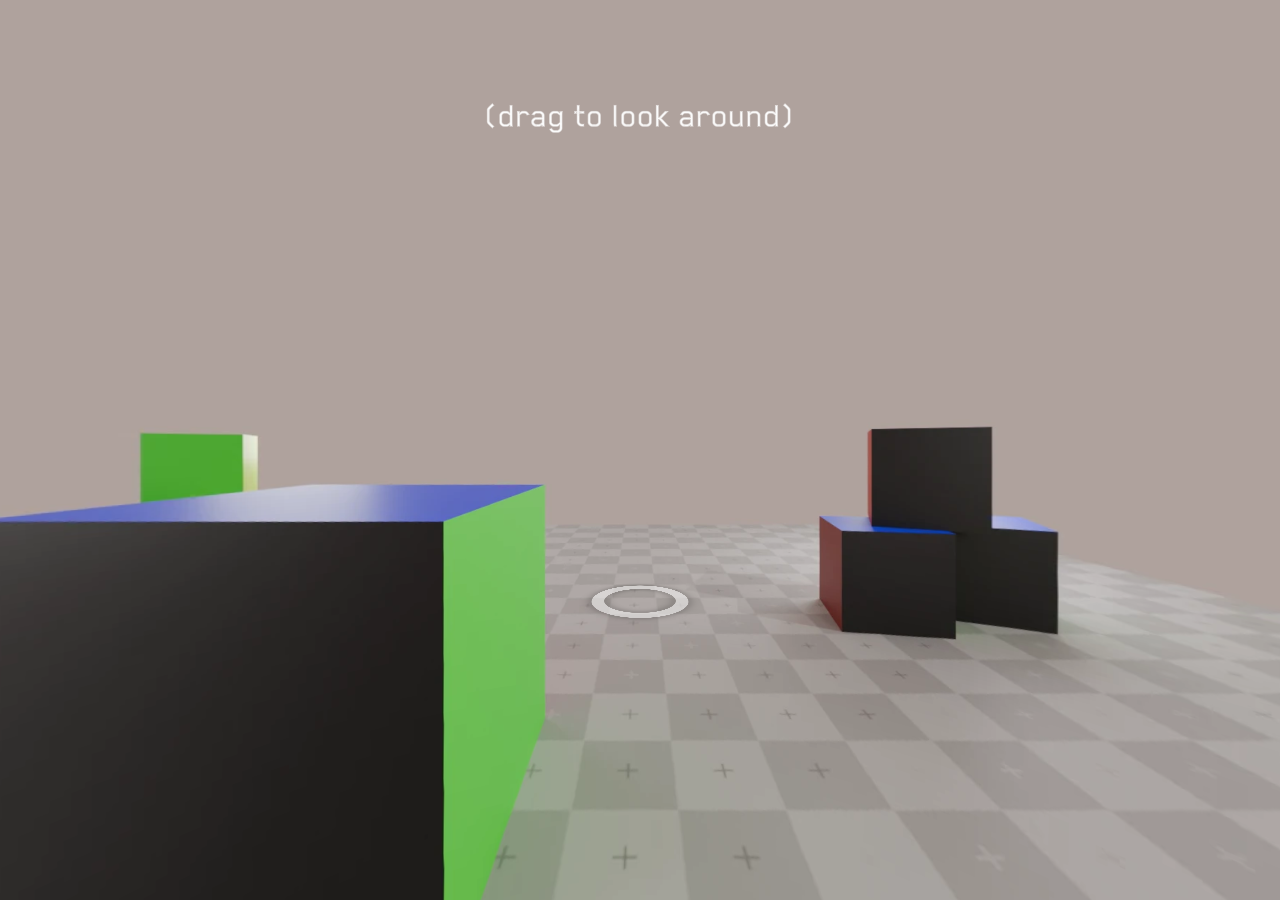
<file: index.html>
<!doctype html>
<html lang="en-GB">
<head>
    <title>PWA Template</title>
    
    <meta http-equiv="Permissions-Policy" content="interest-cohort=()">
    <meta name="description" content="A WebGL PWA template" />
    <meta name='viewport' content='width=device-width, initial-scale=1, maximum-scale=1, minimum-scale=1, user-scalable=no, viewport-fit=cover' />
    <meta name="apple-mobile-web-app-capable" content="yes" />
    <meta name="apple-mobile-web-app-status-bar-style" content="black-translucent" />
    <meta name="apple-mobile-web-app-title" content="PWA Template">
    <meta name="mobile-web-app-capable" content="yes">
    <meta http-equiv="Cache-Control" content="no-cache, no-store, must-revalidate" />
    <meta http-equiv="Pragma" content="no-cache" />
    <meta http-equiv="Expires" content="0" />
    <meta name="theme-color" content="#FFFFFF"/>

    <link rel="stylesheet" href="./css/styles.css">
    <link rel="manifest" href="manifest.json">

    <link rel="icon" type="image/png" sizes="32x32" href="./icons/favicon-32.png">
    <link rel="icon" type="image/png" sizes="16x16" href="./icons/favicon-16.png">
</head>
<body>
    <script>
        if('serviceWorker' in navigator){
            navigator.serviceWorker.register('./service-worker.js');
        }
    </script>

    <div id='container'>
        <iframe id='frame'
                src='./app.html'
                webkitallowfullscreen='true'
                mozallowfullscreen='true'
                allow='autoplay'
                allowfullscreen='true'
                allowvr
                scrolling='no'
                frameBorder='0'
                title='PWA Canvas'>
        </iframe>
    </div>

    <script type='text/javascript'>
        const iframe = document.getElementById('frame');

        iframe.requestFullScreen = iframe.requestFullScreen || iframe.mozRequestFullScreen || iframe.webkitRequestFullScreen;

        if (iframe.requestFullScreen) {
            document.addEventListener('gofull', function() {
                console.log("Going fullscreen");
                iframe.requestFullScreen();
            }, false);
            console.log("Fullscreen is Supported");
        }

        iframe.addEventListener('load', function () {
            iframe.contentWindow.focus();
        });
    </script>
</body>
</html>
</file>
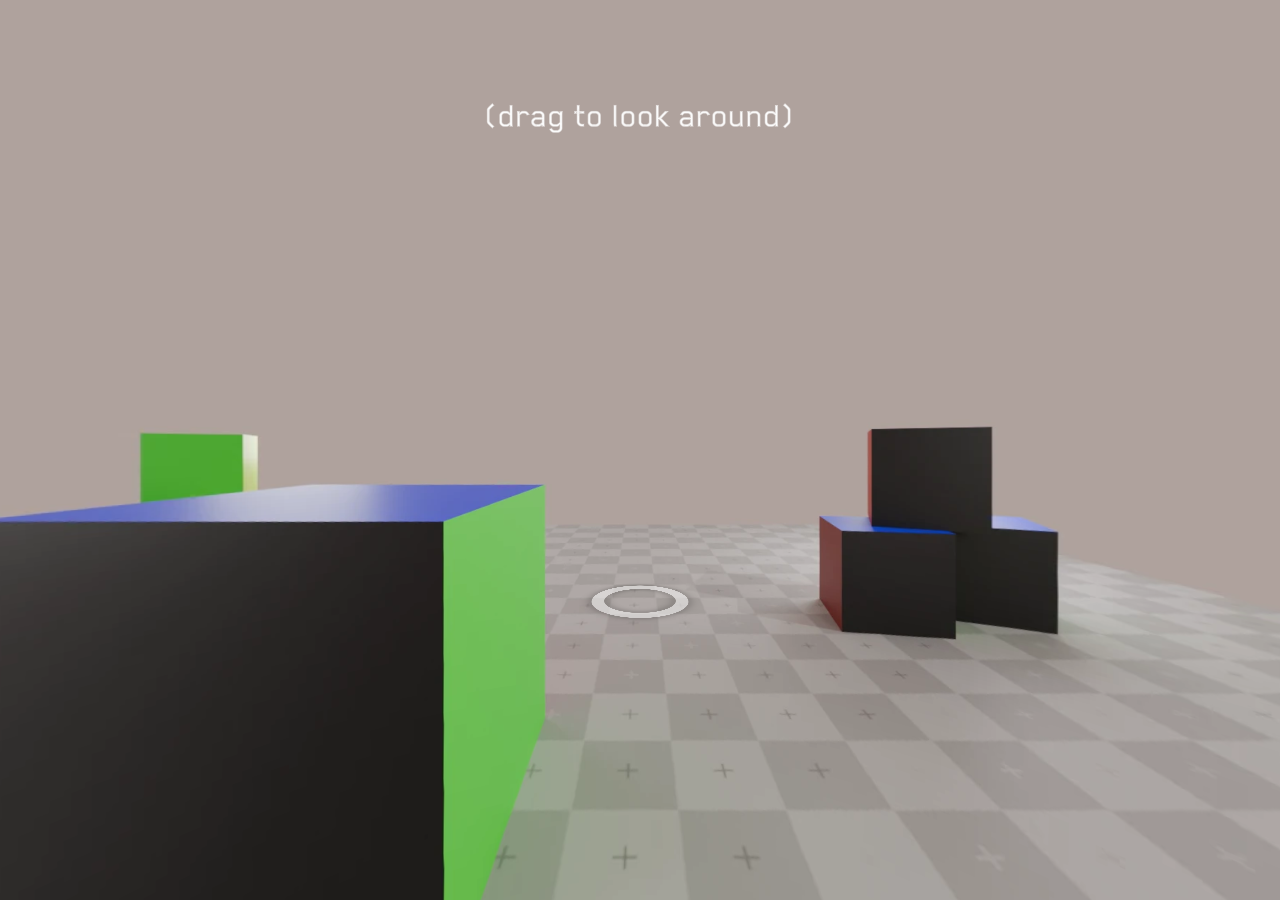
<file: app.html>
<!DOCTYPE html>
<html>
<head>
    <title>PWA Canvas</title>
    
    <meta name='viewport' content='width=device-width, initial-scale=1, maximum-scale=1, minimum-scale=1, user-scalable=no, viewport-fit=cover' />
    <meta charset="utf-8">
    <meta http-equiv="Cache-Control" content="no-cache, no-store, must-revalidate" />
    <meta http-equiv="Pragma" content="no-cache" />
    <meta http-equiv="Expires" content="0" />
    <meta http-equiv="Permissions-Policy" content="interest-cohort=()">

    <link rel="stylesheet" type="text/css" href="./css/appstyles.css">
    <link rel="manifest" href="./manifest.json">
    
    <script src='./scripts/engine.js'></script>
</head>
<body>
    <div id="splash">
        
    </div>
    <canvas id='application'></canvas>
    <script>
        // create a PlayCanvas application
        var sceneJSON = undefined;
        const canvas = document.getElementById('application');
        canvas.style['-webkit-user-select'] = 'none';
        const app = new pc.Application(canvas, {
            elementInput: new pc.ElementInput(canvas),
            mouse: new pc.Mouse(canvas),
            touch: !!('ontouchstart' in window) ? new pc.TouchDevice(canvas) : null,
            keyboard: new pc.Keyboard(window),
        });

        var device = pc.Application.getApplication().graphicsDevice;
        device.maxPixelRatio = window.devicePixelRatio;

        app.setCanvasFillMode(pc.FILLMODE_FILL_WINDOW);
        app.setCanvasResolution(pc.RESOLUTION_AUTO);

        // ensure canvas is resized when window changes size
        window.addEventListener('resize', () => app.resizeCanvas());

        const assets = {    
            bpFont: new pc.Asset("Blender-Pro-Font", "font", {
                url: "./assets/fonts/BlenderPro-Medium.json",
            }),
            boltMatCap: new pc.Asset(
                "Bolt-MatCap",
                "texture",
                { url: "./assets/textures/BoltMatCap.jpg" },
                { type: pc.TEXTURETYPE_RGBP, mipmaps: false }
            ),
            demoPanoramaTex: new pc.Asset(
                "Demo-Equi-1",
                "texture",
                { url: "./assets/textures/Eq_0000.webp" },
                { type: pc.TEXTURETYPE_RGBP, mipmaps: false }
            ),
            demoTransitionTex: new pc.Asset(
                "Demo-Equi-2",
                "texture",
                { url: "./assets/textures/Eq_0026.webp" },
                { type: pc.TEXTURETYPE_RGBP, mipmaps: false }
            ),
            zoneTex: new pc.Asset(
                "Zone-Texture",
                "texture",
                { url: "./assets/textures/Zone.webp" },
                { type: pc.TEXTURETYPE_RGBP, mipmaps: false }
            ),

            wp0: new pc.Asset(
                "Equi-0",
                "texture",
                { url: "./panoramas/0.webp" },
                { type: pc.TEXTURETYPE_RGBP, mipmaps: false }
            ),
            wp1: new pc.Asset(
                "Equi-1",
                "texture",
                { url: "./panoramas/1.webp" },
                { type: pc.TEXTURETYPE_RGBP, mipmaps: false }
            ),
            wp2: new pc.Asset(
                "Equi-2",
                "texture",
                { url: "./panoramas/2.webp" },
                { type: pc.TEXTURETYPE_RGBP, mipmaps: false }
            ),

            bolt: new pc.Asset("Bolt", "container", {
                url: "./assets/models/Bolt.glb",
            }),
            viewSphereGLB: new pc.Asset("View-Sphere-GLB", "container", {
                url: "./assets/models/viewSphere.glb",
            }),
            vs: new pc.Asset("View-Vertex-Shader", "shader", {
                url: "./assets/shaders/view_vertex.glsl",
            }),
            fs: new pc.Asset("View-Fragment-Shader", "shader", {
                url: "./assets/shaders/view_fragment.glsl",
            }),
            mainScene: new pc.Asset("Main-Scene-Script", "script", {
                url: "./scripts/main-scene.js",
            }),
            safeArea: new pc.Asset("Safe-Area-Script", "script", {
                url: "./scripts/mobile-safe-area.js",
            }),
        };
        const assetListLoader = new pc.AssetListLoader(
            Object.values(assets),
            app.assets
        );
        assetListLoader.load(() => {
            GetSceneDependencies().then(() => {
                app.root.addComponent('script');
                app.root.script.create("Main-Scene-Script");
                
                uiGroup.addComponent('script');
                uiGroup.script.create("mobileSafeArea");
                
                app.start();
                
                document.getElementById('splash').style.display = 'none';
                return; // Remove to enable tools
                (function(){
                    var a = document.createElement('script');
                    a.src = 'https://yaustar.github.io/playcanvas-devtools/injector.js';
                    document.head.appendChild(a);
                })();
            });
        });

        const camera = new pc.Entity('camera');
        camera.addComponent('camera', {
            fov: 90,
            projection: pc.PROJECTION_PERSPECTIVE,
            clearColor: new pc.Color(1, 1, 1) //0.1, 0.1, 0.01
        });
        app.root.addChild(camera);
        camera.setPosition(0, 0, 0);
        const targetPivotX = new pc.Entity('target-pivot-x');
        const targetPivotY = new pc.Entity('target-pivot-y');
        const cameraPivot = new pc.Entity('camera-pivot');
        cameraPivot.addChild(camera);
        targetPivotY.addChild(targetPivotX);
        app.root.addChild(targetPivotY);
        app.root.addChild(cameraPivot);

        const screen = new pc.Entity();
        screen.addComponent("screen", {
            referenceResolution: new pc.Vec2(1280, 720), //1280, 720
            scaleBlend: 0.5,
            scaleMode: pc.SCALEMODE_BLEND,
            screenSpace: true,
        });
        app.root.addChild(screen);
        
        const uiGroup = new pc.Entity('ui_group');
        uiGroup.addComponent('element', {
            type: pc.ELEMENTTYPE_GROUP,
            anchor: new pc.Vec4(0.0, 0.0, 1.0, 1.0),
            margin: new pc.Vec4(0.0, 0.0, 0.0, 0.0),
            pivot: new pc.Vec2(0.0, 0.0), 
        });
        screen.addChild(uiGroup);

        //---

        async function GetSceneDependencies(){
            const response = await fetch('./panoramas/scene-config.json');
            sceneJSON = await response.json();
        };
        
    </script>
    <script src='./scripts/ui-input-library.js'></script>
</body>
</html>
</file>
<file: css/styles.css>
html {
    height: 100%
}

body {
    margin: 0;
    width: 100%;
    height: 100vh;
    overflow: hidden;
    font-family: Helvetica, arial, freesans, clean, sans-serif;
    -webkit-touch-callout: none;
    -webkit-user-select: none;
    -khtml-user-select: none;
    -moz-user-select: none;
    -ms-user-select: none;
    user-select: none
}

#container {
    position: absolute;
    top: 0;
    right: 0;
    bottom: 0;
    left: 0;
    width: 100%;
    height: 100vh;
    overflow: hidden
}

#frame {
    border: none;
    width: 100%;
    height: 100%;
    overflow: hidden
}
</file>
<file: css/appstyles.css>
html {
    height: 100%;
    width: 100%;
    background-color: #ffffff;
}
body {
    margin: 0;
    max-height: 100%;
    height: 100%;
    overflow: hidden;
    background-color: #ffffff;
    font-family: Helvetica, arial, sans-serif;
    position: relative;
    width: 100%;

    -webkit-tap-highlight-color: transparent;
}

#splash {
    display: block;
    position: absolute;
    height: 100vh;
    width: 100%;
    z-index: 10;
    background-color:#007bff;
}

#application-canvas {
    display: block;
    position: absolute;
    top: 0;
    left: 0;
    right: 0;
    bottom: 0;
}
#application-canvas.fill-mode-NONE {
    margin: auto;
}
#application-canvas.fill-mode-KEEP_ASPECT {
    width: 100%;
    height: auto;
    margin: 0;
}
#application-canvas.fill-mode-FILL_WINDOW {
    width: 100%;
    height: 100%;
    margin: 0;
}

canvas:focus {
    outline: none;
}
</file>
